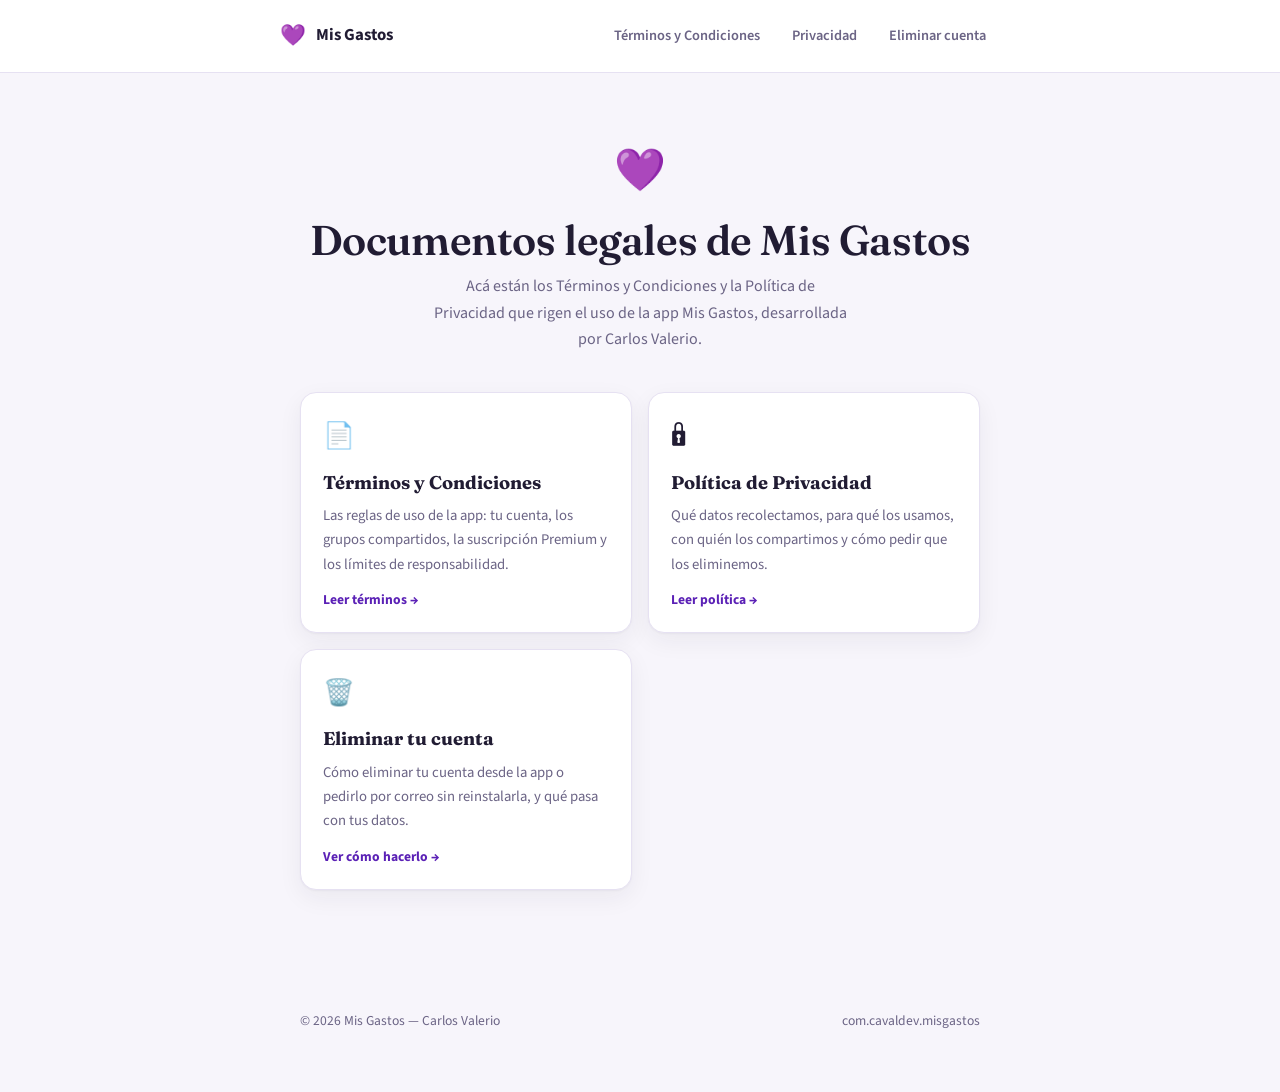
<file: index.html>
<!doctype html>
<html lang="es">
<head>
<meta charset="utf-8">
<meta name="viewport" content="width=device-width, initial-scale=1">
<title>Legales de Mis Gastos</title>
<meta name="description" content="Términos y Condiciones, Política de Privacidad y cómo eliminar tu cuenta de la app Mis Gastos.">
<link rel="icon" href="data:image/svg+xml,<svg xmlns=%22http://www.w3.org/2000/svg%22 viewBox=%220 0 100 100%22><text y=%22.9em%22 font-size=%2290%22>💜</text></svg>">
<link rel="preconnect" href="https://fonts.googleapis.com">
<link rel="preconnect" href="https://fonts.gstatic.com" crossorigin>
<link href="https://fonts.googleapis.com/css2?family=Fraunces:ital,wght@0,500;0,600;1,500&family=Source+Sans+3:wght@400;600;700&display=swap" rel="stylesheet">
<link rel="stylesheet" href="styles.css">
</head>
<body>

<div class="topbar">
  <a class="brand" href="index.html"><span class="brand-mark">💜</span> Mis Gastos</a>
  <nav class="topnav" aria-label="Documentos legales">
    <a href="terminos.html">Términos y Condiciones</a>
    <a href="privacidad.html">Privacidad</a>
    <a href="eliminar-cuenta.html">Eliminar cuenta</a>
  </nav>
</div>

<div class="hero">
  <span class="brand-mark">💜</span>
  <h1>Documentos legales de Mis Gastos</h1>
  <p style="max-width:52ch;margin:0 auto;color:var(--text-muted)">Acá están los Términos y Condiciones y la Política de Privacidad que rigen el uso de la app Mis Gastos, desarrollada por Carlos Valerio.</p>
</div>

<main style="padding-top:0">
  <div class="card-links">
    <a class="doc-card" href="terminos.html">
      <span class="doc-icon">📄</span>
      <h3>Términos y Condiciones</h3>
      <p>Las reglas de uso de la app: tu cuenta, los grupos compartidos, la suscripción Premium y los límites de responsabilidad.</p>
      <span class="go">Leer términos →</span>
    </a>
    <a class="doc-card" href="privacidad.html">
      <span class="doc-icon">🔒</span>
      <h3>Política de Privacidad</h3>
      <p>Qué datos recolectamos, para qué los usamos, con quién los compartimos y cómo pedir que los eliminemos.</p>
      <span class="go">Leer política →</span>
    </a>
    <a class="doc-card" href="eliminar-cuenta.html">
      <span class="doc-icon">🗑️</span>
      <h3>Eliminar tu cuenta</h3>
      <p>Cómo eliminar tu cuenta desde la app o pedirlo por correo sin reinstalarla, y qué pasa con tus datos.</p>
      <span class="go">Ver cómo hacerlo →</span>
    </a>
  </div>
</main>

<footer>
  <span>© 2026 Mis Gastos — Carlos Valerio</span>
  <span>com.cavaldev.misgastos</span>
</footer>

</body>
</html>
</file>
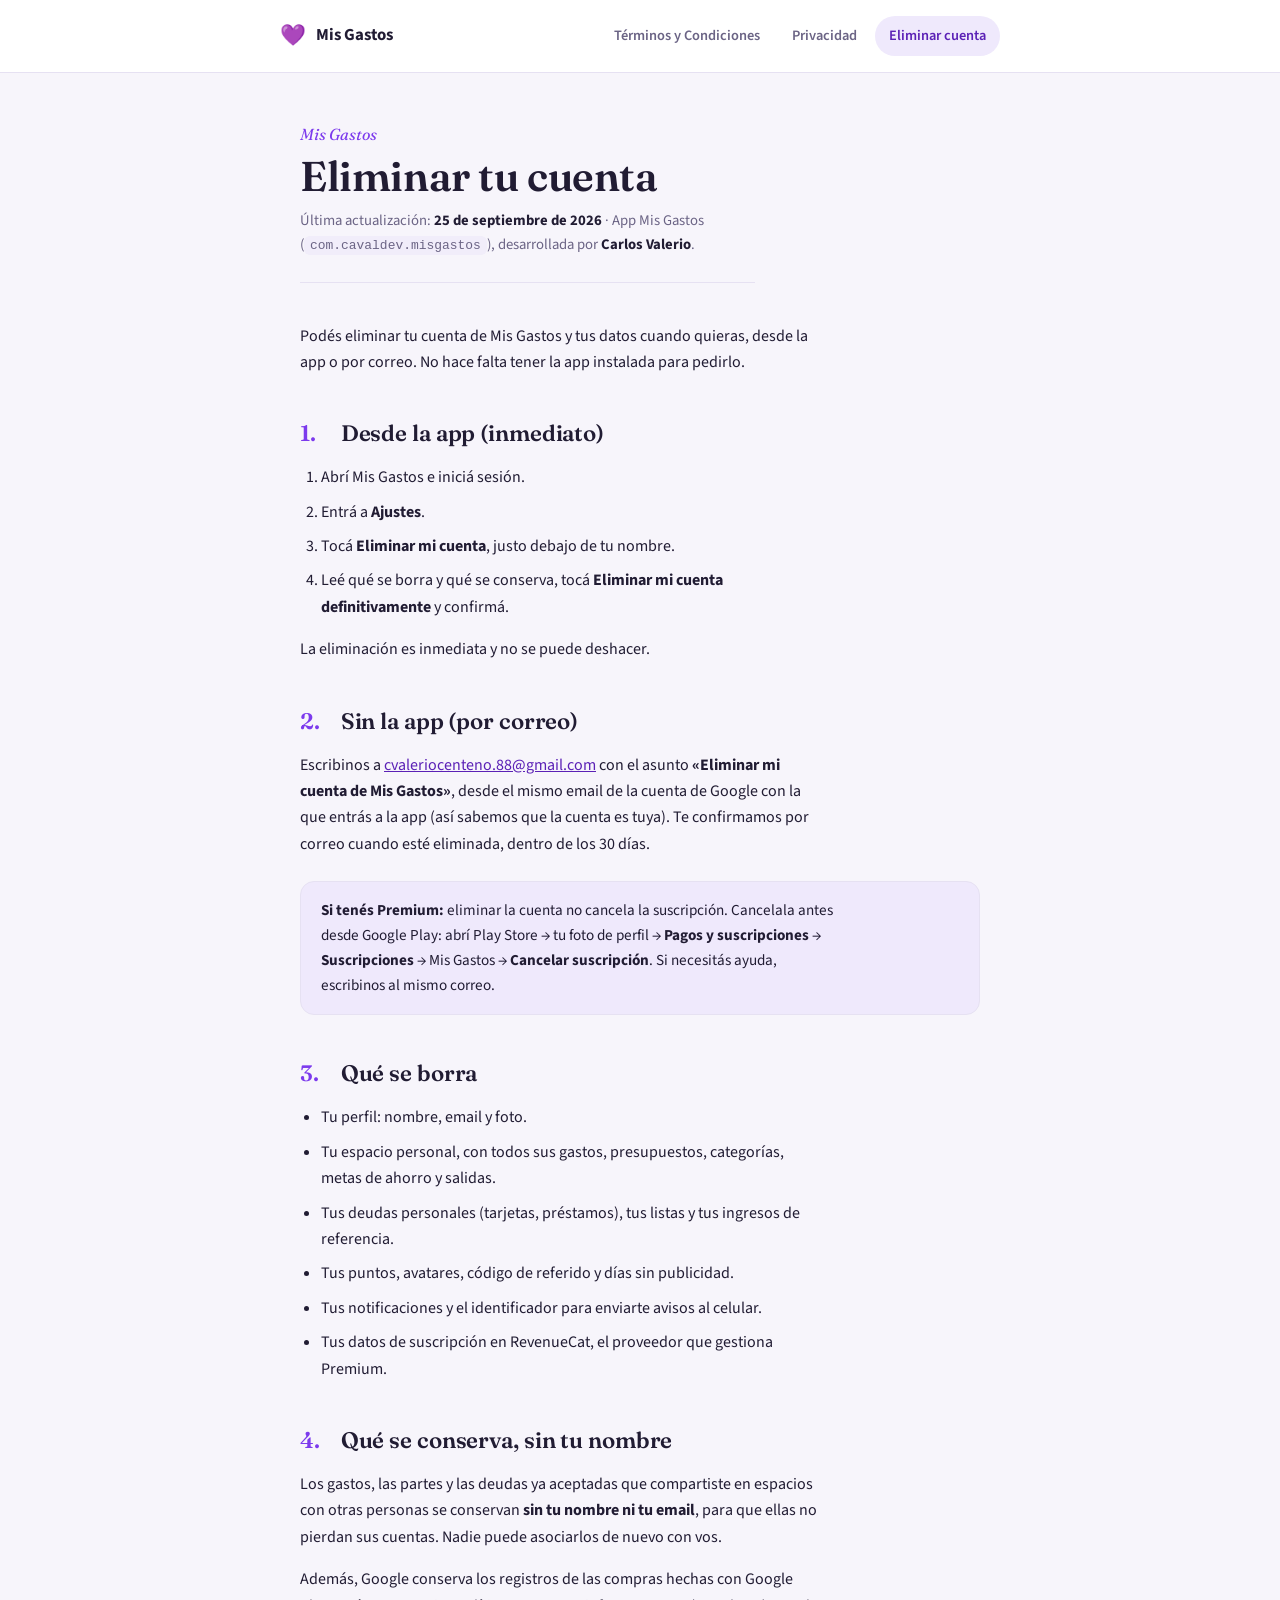
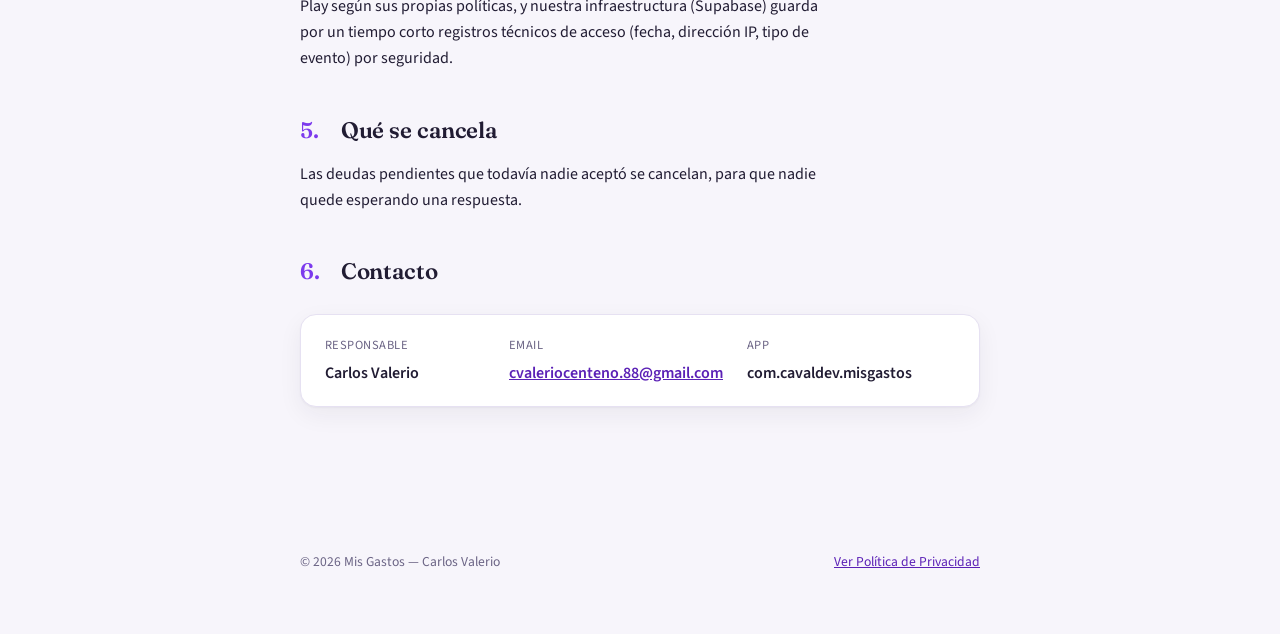
<file: eliminar-cuenta.html>
<!doctype html>
<html lang="es">
<head>
<meta charset="utf-8">
<meta name="viewport" content="width=device-width, initial-scale=1">
<title>Eliminar tu cuenta — Mis Gastos</title>
<meta name="description" content="Cómo eliminar tu cuenta de la app Mis Gastos (Carlos Valerio) y qué pasa con tus datos: desde la app o por correo, sin reinstalarla.">
<link rel="icon" href="data:image/svg+xml,<svg xmlns=%22http://www.w3.org/2000/svg%22 viewBox=%220 0 100 100%22><text y=%22.9em%22 font-size=%2290%22>💜</text></svg>">
<link rel="preconnect" href="https://fonts.googleapis.com">
<link rel="preconnect" href="https://fonts.gstatic.com" crossorigin>
<link href="https://fonts.googleapis.com/css2?family=Fraunces:ital,wght@0,500;0,600;1,500&family=Source+Sans+3:wght@400;600;700&display=swap" rel="stylesheet">
<link rel="stylesheet" href="styles.css">
</head>
<body>

<div class="topbar">
  <a class="brand" href="index.html"><span class="brand-mark">💜</span> Mis Gastos</a>
  <nav class="topnav" aria-label="Documentos legales">
    <a href="terminos.html">Términos y Condiciones</a>
    <a href="privacidad.html">Privacidad</a>
    <a href="eliminar-cuenta.html" aria-current="page">Eliminar cuenta</a>
  </nav>
</div>

<main>
  <p class="eyebrow">Mis Gastos</p>
  <h1>Eliminar tu cuenta</h1>
  <p class="meta">Última actualización: <strong>25 de septiembre de 2026</strong> · App Mis Gastos (<code>com.cavaldev.misgastos</code>), desarrollada por <strong>Carlos Valerio</strong>.</p>

  <p>Podés eliminar tu cuenta de Mis Gastos y tus datos cuando quieras, desde la app o por correo. No hace falta tener la app instalada para pedirlo.</p>

  <h2><span class="num">1.</span> Desde la app (inmediato)</h2>
  <ol>
    <li>Abrí Mis Gastos e iniciá sesión.</li>
    <li>Entrá a <strong>Ajustes</strong>.</li>
    <li>Tocá <strong>Eliminar mi cuenta</strong>, justo debajo de tu nombre.</li>
    <li>Leé qué se borra y qué se conserva, tocá <strong>Eliminar mi cuenta definitivamente</strong> y confirmá.</li>
  </ol>
  <p>La eliminación es inmediata y no se puede deshacer.</p>

  <h2><span class="num">2.</span> Sin la app (por correo)</h2>
  <p>Escribinos a <a href="mailto:cvaleriocenteno.88@gmail.com?subject=Eliminar%20mi%20cuenta%20de%20Mis%20Gastos">cvaleriocenteno.88@gmail.com</a> con el asunto <strong>«Eliminar mi cuenta de Mis Gastos»</strong>, desde el mismo email de la cuenta de Google con la que entrás a la app (así sabemos que la cuenta es tuya). Te confirmamos por correo cuando esté eliminada, dentro de los 30 días.</p>

  <div class="callout">
    <p><strong>Si tenés Premium:</strong> eliminar la cuenta no cancela la suscripción. Cancelala antes desde Google Play: abrí Play Store → tu foto de perfil → <strong>Pagos y suscripciones</strong> → <strong>Suscripciones</strong> → Mis Gastos → <strong>Cancelar suscripción</strong>. Si necesitás ayuda, escribinos al mismo correo.</p>
  </div>

  <h2><span class="num">3.</span> Qué se borra</h2>
  <ul>
    <li>Tu perfil: nombre, email y foto.</li>
    <li>Tu espacio personal, con todos sus gastos, presupuestos, categorías, metas de ahorro y salidas.</li>
    <li>Tus deudas personales (tarjetas, préstamos), tus listas y tus ingresos de referencia.</li>
    <li>Tus puntos, avatares, código de referido y días sin publicidad.</li>
    <li>Tus notificaciones y el identificador para enviarte avisos al celular.</li>
    <li>Tus datos de suscripción en RevenueCat, el proveedor que gestiona Premium.</li>
  </ul>

  <h2><span class="num">4.</span> Qué se conserva, sin tu nombre</h2>
  <p>Los gastos, las partes y las deudas ya aceptadas que compartiste en espacios con otras personas se conservan <strong>sin tu nombre ni tu email</strong>, para que ellas no pierdan sus cuentas. Nadie puede asociarlos de nuevo con vos.</p>
  <p>Además, Google conserva los registros de las compras hechas con Google Play según sus propias políticas, y nuestra infraestructura (Supabase) guarda por un tiempo corto registros técnicos de acceso (fecha, dirección IP, tipo de evento) por seguridad.</p>

  <h2><span class="num">5.</span> Qué se cancela</h2>
  <p>Las deudas pendientes que todavía nadie aceptó se cancelan, para que nadie quede esperando una respuesta.</p>

  <h2><span class="num">6.</span> Contacto</h2>
  <div class="contact-card">
    <div>
      <div class="label">Responsable</div>
      <div class="value">Carlos Valerio</div>
    </div>
    <div>
      <div class="label">Email</div>
      <div class="value"><a href="mailto:cvaleriocenteno.88@gmail.com">cvaleriocenteno.88@gmail.com</a></div>
    </div>
    <div>
      <div class="label">App</div>
      <div class="value">com.cavaldev.misgastos</div>
    </div>
  </div>
</main>

<footer>
  <span>© 2026 Mis Gastos — Carlos Valerio</span>
  <span><a href="privacidad.html">Ver Política de Privacidad</a></span>
</footer>

</body>
</html>
</file>
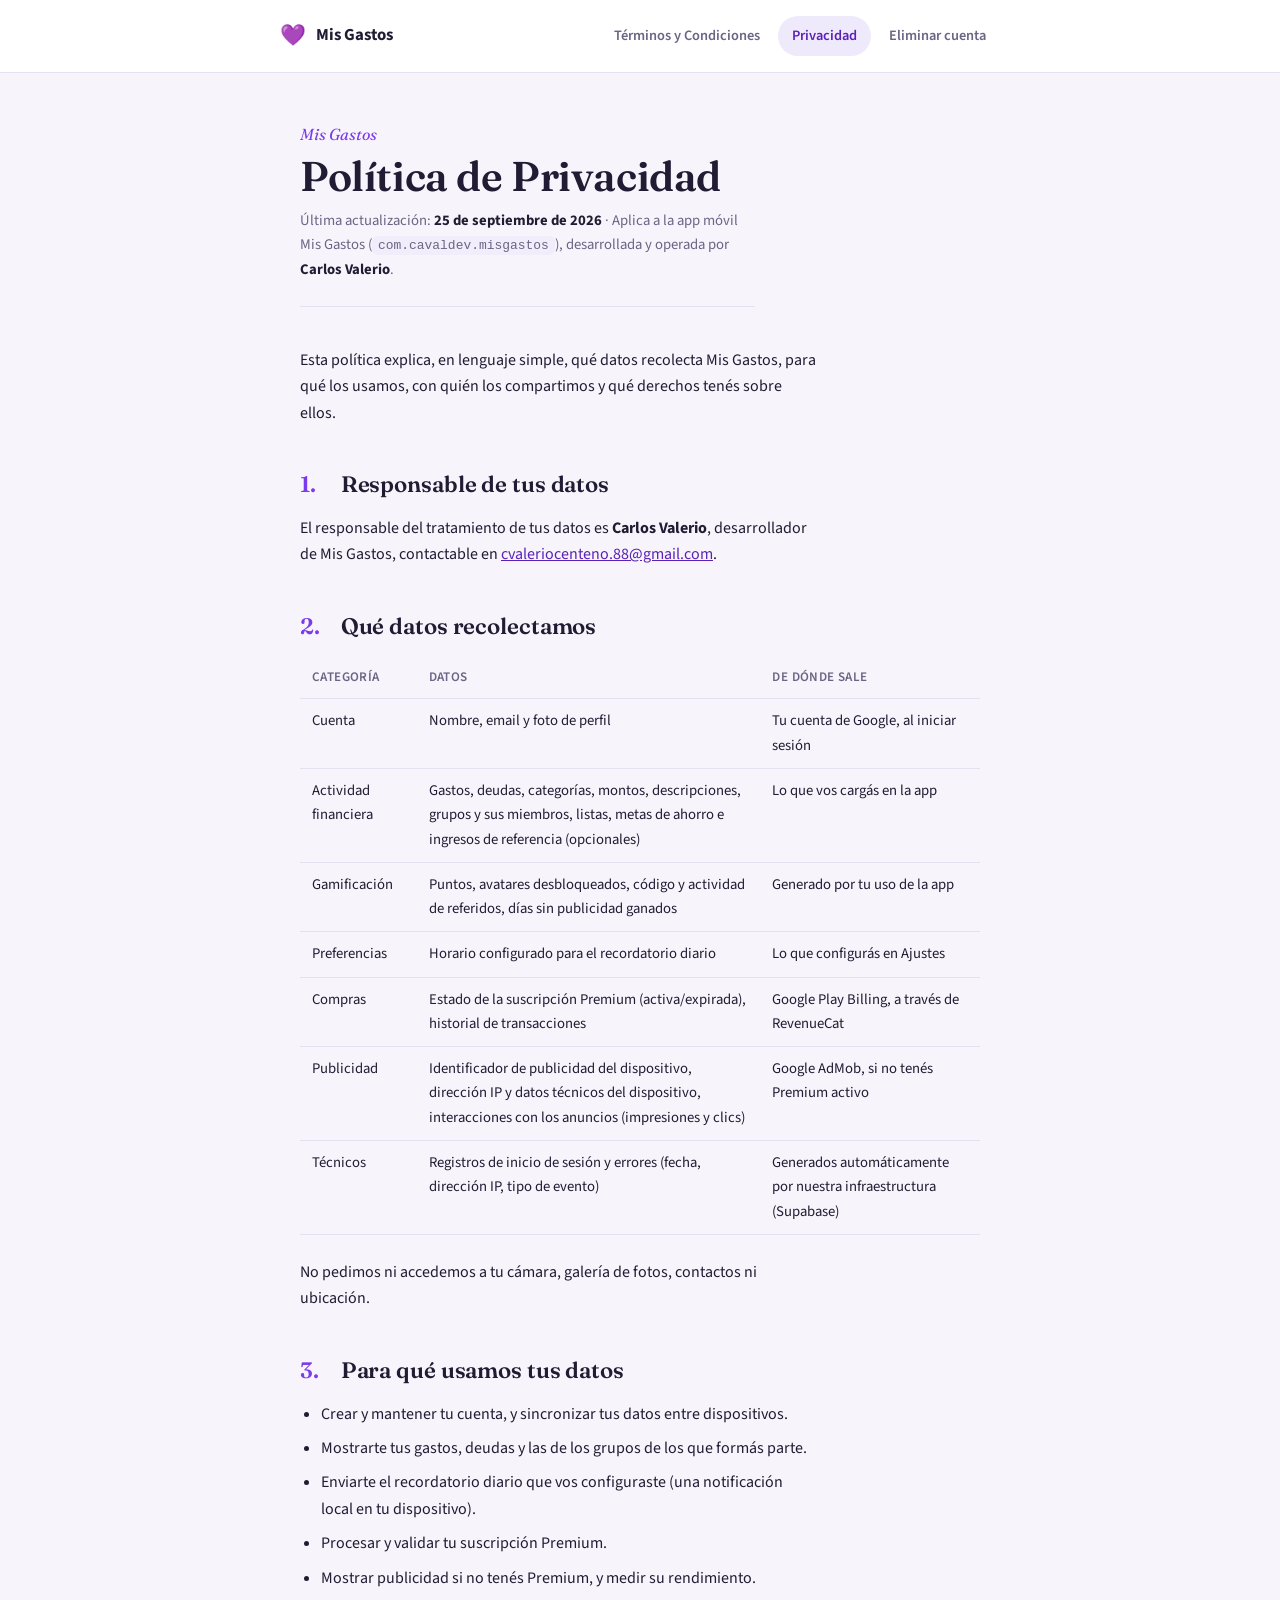
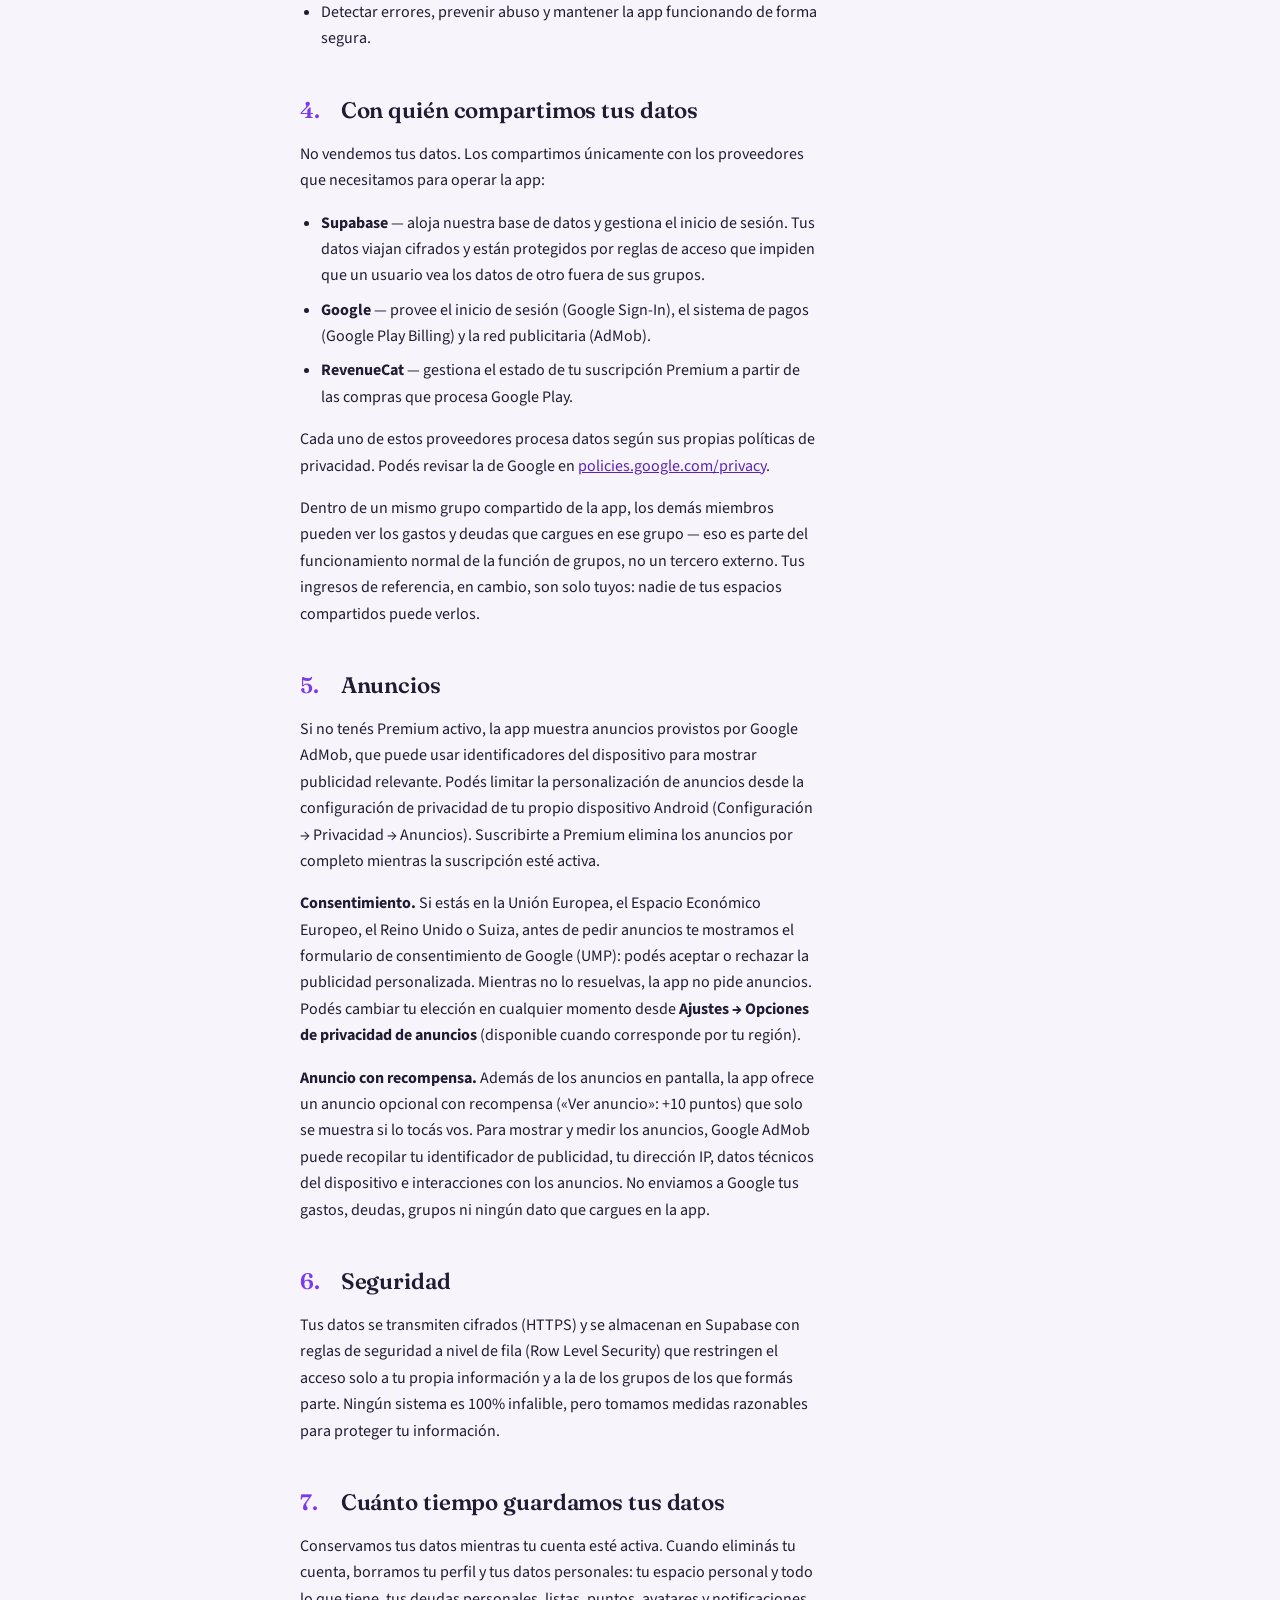
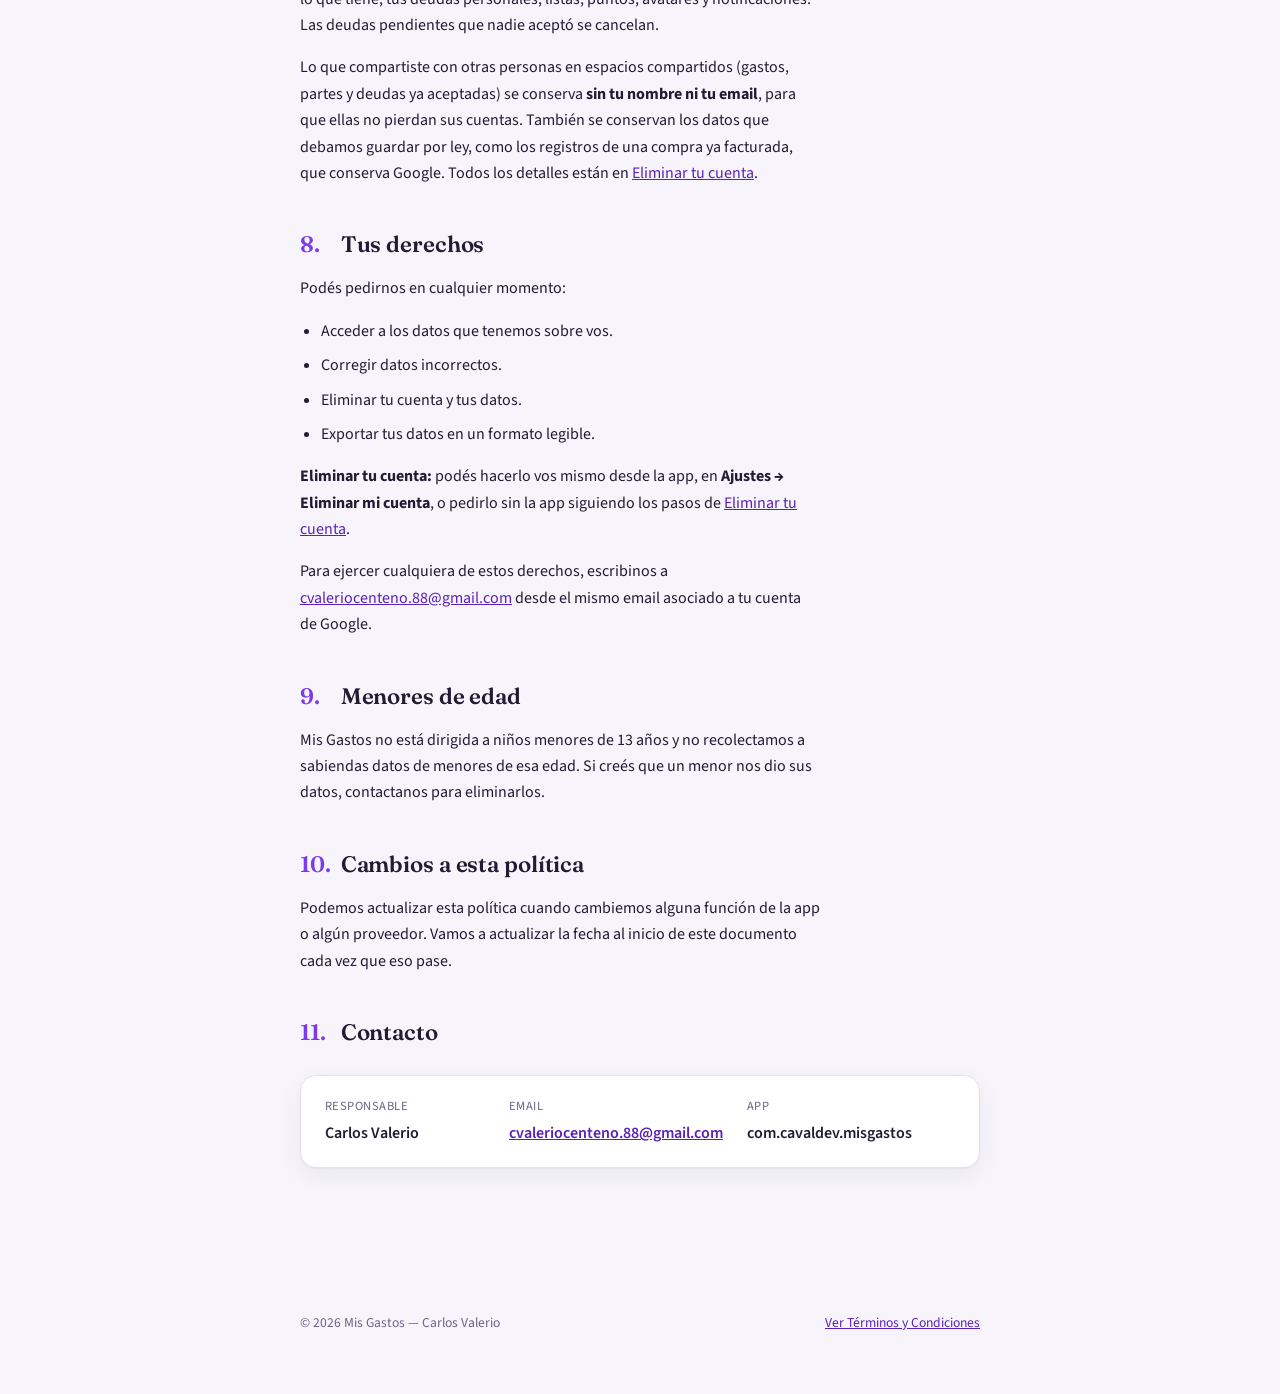
<file: privacidad.html>
<!doctype html>
<html lang="es">
<head>
<meta charset="utf-8">
<meta name="viewport" content="width=device-width, initial-scale=1">
<title>Política de Privacidad — Mis Gastos</title>
<meta name="description" content="Política de Privacidad de la app Mis Gastos: qué datos recolectamos, para qué los usamos y con quién los compartimos.">
<link rel="icon" href="data:image/svg+xml,<svg xmlns=%22http://www.w3.org/2000/svg%22 viewBox=%220 0 100 100%22><text y=%22.9em%22 font-size=%2290%22>💜</text></svg>">
<link rel="preconnect" href="https://fonts.googleapis.com">
<link rel="preconnect" href="https://fonts.gstatic.com" crossorigin>
<link href="https://fonts.googleapis.com/css2?family=Fraunces:ital,wght@0,500;0,600;1,500&family=Source+Sans+3:wght@400;600;700&display=swap" rel="stylesheet">
<link rel="stylesheet" href="styles.css">
</head>
<body>

<div class="topbar">
  <a class="brand" href="index.html"><span class="brand-mark">💜</span> Mis Gastos</a>
  <nav class="topnav" aria-label="Documentos legales">
    <a href="terminos.html">Términos y Condiciones</a>
    <a href="privacidad.html" aria-current="page">Privacidad</a>
    <a href="eliminar-cuenta.html">Eliminar cuenta</a>
  </nav>
</div>

<main>
  <p class="eyebrow">Mis Gastos</p>
  <h1>Política de Privacidad</h1>
  <p class="meta">Última actualización: <strong>25 de septiembre de 2026</strong> · Aplica a la app móvil Mis Gastos (<code>com.cavaldev.misgastos</code>), desarrollada y operada por <strong>Carlos Valerio</strong>.</p>

  <p>Esta política explica, en lenguaje simple, qué datos recolecta Mis Gastos, para qué los usamos, con quién los compartimos y qué derechos tenés sobre ellos.</p>

  <h2><span class="num">1.</span> Responsable de tus datos</h2>
  <p>El responsable del tratamiento de tus datos es <strong>Carlos Valerio</strong>, desarrollador de Mis Gastos, contactable en <a href="mailto:cvaleriocenteno.88@gmail.com">cvaleriocenteno.88@gmail.com</a>.</p>

  <h2><span class="num">2.</span> Qué datos recolectamos</h2>
  <table>
    <thead><tr><th>Categoría</th><th>Datos</th><th>De dónde sale</th></tr></thead>
    <tbody>
      <tr><td>Cuenta</td><td>Nombre, email y foto de perfil</td><td>Tu cuenta de Google, al iniciar sesión</td></tr>
      <tr><td>Actividad financiera</td><td>Gastos, deudas, categorías, montos, descripciones, grupos y sus miembros, listas, metas de ahorro e ingresos de referencia (opcionales)</td><td>Lo que vos cargás en la app</td></tr>
      <tr><td>Gamificación</td><td>Puntos, avatares desbloqueados, código y actividad de referidos, días sin publicidad ganados</td><td>Generado por tu uso de la app</td></tr>
      <tr><td>Preferencias</td><td>Horario configurado para el recordatorio diario</td><td>Lo que configurás en Ajustes</td></tr>
      <tr><td>Compras</td><td>Estado de la suscripción Premium (activa/expirada), historial de transacciones</td><td>Google Play Billing, a través de RevenueCat</td></tr>
      <tr><td>Publicidad</td><td>Identificador de publicidad del dispositivo, dirección IP y datos técnicos del dispositivo, interacciones con los anuncios (impresiones y clics)</td><td>Google AdMob, si no tenés Premium activo</td></tr>
      <tr><td>Técnicos</td><td>Registros de inicio de sesión y errores (fecha, dirección IP, tipo de evento)</td><td>Generados automáticamente por nuestra infraestructura (Supabase)</td></tr>
    </tbody>
  </table>
  <p>No pedimos ni accedemos a tu cámara, galería de fotos, contactos ni ubicación.</p>

  <h2><span class="num">3.</span> Para qué usamos tus datos</h2>
  <ul>
    <li>Crear y mantener tu cuenta, y sincronizar tus datos entre dispositivos.</li>
    <li>Mostrarte tus gastos, deudas y las de los grupos de los que formás parte.</li>
    <li>Enviarte el recordatorio diario que vos configuraste (una notificación local en tu dispositivo).</li>
    <li>Procesar y validar tu suscripción Premium.</li>
    <li>Mostrar publicidad si no tenés Premium, y medir su rendimiento.</li>
    <li>Detectar errores, prevenir abuso y mantener la app funcionando de forma segura.</li>
  </ul>

  <h2><span class="num">4.</span> Con quién compartimos tus datos</h2>
  <p>No vendemos tus datos. Los compartimos únicamente con los proveedores que necesitamos para operar la app:</p>
  <ul>
    <li><strong>Supabase</strong> — aloja nuestra base de datos y gestiona el inicio de sesión. Tus datos viajan cifrados y están protegidos por reglas de acceso que impiden que un usuario vea los datos de otro fuera de sus grupos.</li>
    <li><strong>Google</strong> — provee el inicio de sesión (Google Sign-In), el sistema de pagos (Google Play Billing) y la red publicitaria (AdMob).</li>
    <li><strong>RevenueCat</strong> — gestiona el estado de tu suscripción Premium a partir de las compras que procesa Google Play.</li>
  </ul>
  <p>Cada uno de estos proveedores procesa datos según sus propias políticas de privacidad. Podés revisar la de Google en <a href="https://policies.google.com/privacy" target="_blank" rel="noopener">policies.google.com/privacy</a>.</p>
  <p>Dentro de un mismo grupo compartido de la app, los demás miembros pueden ver los gastos y deudas que cargues en ese grupo — eso es parte del funcionamiento normal de la función de grupos, no un tercero externo. Tus ingresos de referencia, en cambio, son solo tuyos: nadie de tus espacios compartidos puede verlos.</p>

  <h2><span class="num">5.</span> Anuncios</h2>
  <p>Si no tenés Premium activo, la app muestra anuncios provistos por Google AdMob, que puede usar identificadores del dispositivo para mostrar publicidad relevante. Podés limitar la personalización de anuncios desde la configuración de privacidad de tu propio dispositivo Android (Configuración → Privacidad → Anuncios). Suscribirte a Premium elimina los anuncios por completo mientras la suscripción esté activa.</p>
  <p><strong>Consentimiento.</strong> Si estás en la Unión Europea, el Espacio Económico Europeo, el Reino Unido o Suiza, antes de pedir anuncios te mostramos el formulario de consentimiento de Google (UMP): podés aceptar o rechazar la publicidad personalizada. Mientras no lo resuelvas, la app no pide anuncios. Podés cambiar tu elección en cualquier momento desde <strong>Ajustes → Opciones de privacidad de anuncios</strong> (disponible cuando corresponde por tu región).</p>
  <p><strong>Anuncio con recompensa.</strong> Además de los anuncios en pantalla, la app ofrece un anuncio opcional con recompensa («Ver anuncio»: +10 puntos) que solo se muestra si lo tocás vos. Para mostrar y medir los anuncios, Google AdMob puede recopilar tu identificador de publicidad, tu dirección IP, datos técnicos del dispositivo e interacciones con los anuncios. No enviamos a Google tus gastos, deudas, grupos ni ningún dato que cargues en la app.</p>

  <h2><span class="num">6.</span> Seguridad</h2>
  <p>Tus datos se transmiten cifrados (HTTPS) y se almacenan en Supabase con reglas de seguridad a nivel de fila (Row Level Security) que restringen el acceso solo a tu propia información y a la de los grupos de los que formás parte. Ningún sistema es 100% infalible, pero tomamos medidas razonables para proteger tu información.</p>

  <h2><span class="num">7.</span> Cuánto tiempo guardamos tus datos</h2>
  <p>Conservamos tus datos mientras tu cuenta esté activa. Cuando eliminás tu cuenta, borramos tu perfil y tus datos personales: tu espacio personal y todo lo que tiene, tus deudas personales, listas, puntos, avatares y notificaciones. Las deudas pendientes que nadie aceptó se cancelan.</p>
  <p>Lo que compartiste con otras personas en espacios compartidos (gastos, partes y deudas ya aceptadas) se conserva <strong>sin tu nombre ni tu email</strong>, para que ellas no pierdan sus cuentas. También se conservan los datos que debamos guardar por ley, como los registros de una compra ya facturada, que conserva Google. Todos los detalles están en <a href="eliminar-cuenta.html">Eliminar tu cuenta</a>.</p>

  <h2><span class="num">8.</span> Tus derechos</h2>
  <p>Podés pedirnos en cualquier momento:</p>
  <ul>
    <li>Acceder a los datos que tenemos sobre vos.</li>
    <li>Corregir datos incorrectos.</li>
    <li>Eliminar tu cuenta y tus datos.</li>
    <li>Exportar tus datos en un formato legible.</li>
  </ul>
  <p><strong>Eliminar tu cuenta:</strong> podés hacerlo vos mismo desde la app, en <strong>Ajustes → Eliminar mi cuenta</strong>, o pedirlo sin la app siguiendo los pasos de <a href="eliminar-cuenta.html">Eliminar tu cuenta</a>.</p>
  <p>Para ejercer cualquiera de estos derechos, escribinos a <a href="mailto:cvaleriocenteno.88@gmail.com">cvaleriocenteno.88@gmail.com</a> desde el mismo email asociado a tu cuenta de Google.</p>

  <h2><span class="num">9.</span> Menores de edad</h2>
  <p>Mis Gastos no está dirigida a niños menores de 13 años y no recolectamos a sabiendas datos de menores de esa edad. Si creés que un menor nos dio sus datos, contactanos para eliminarlos.</p>

  <h2><span class="num">10.</span> Cambios a esta política</h2>
  <p>Podemos actualizar esta política cuando cambiemos alguna función de la app o algún proveedor. Vamos a actualizar la fecha al inicio de este documento cada vez que eso pase.</p>

  <h2><span class="num">11.</span> Contacto</h2>
  <div class="contact-card">
    <div>
      <div class="label">Responsable</div>
      <div class="value">Carlos Valerio</div>
    </div>
    <div>
      <div class="label">Email</div>
      <div class="value"><a href="mailto:cvaleriocenteno.88@gmail.com">cvaleriocenteno.88@gmail.com</a></div>
    </div>
    <div>
      <div class="label">App</div>
      <div class="value">com.cavaldev.misgastos</div>
    </div>
  </div>
</main>

<footer>
  <span>© 2026 Mis Gastos — Carlos Valerio</span>
  <span><a href="terminos.html">Ver Términos y Condiciones</a></span>
</footer>

</body>
</html>
</file>
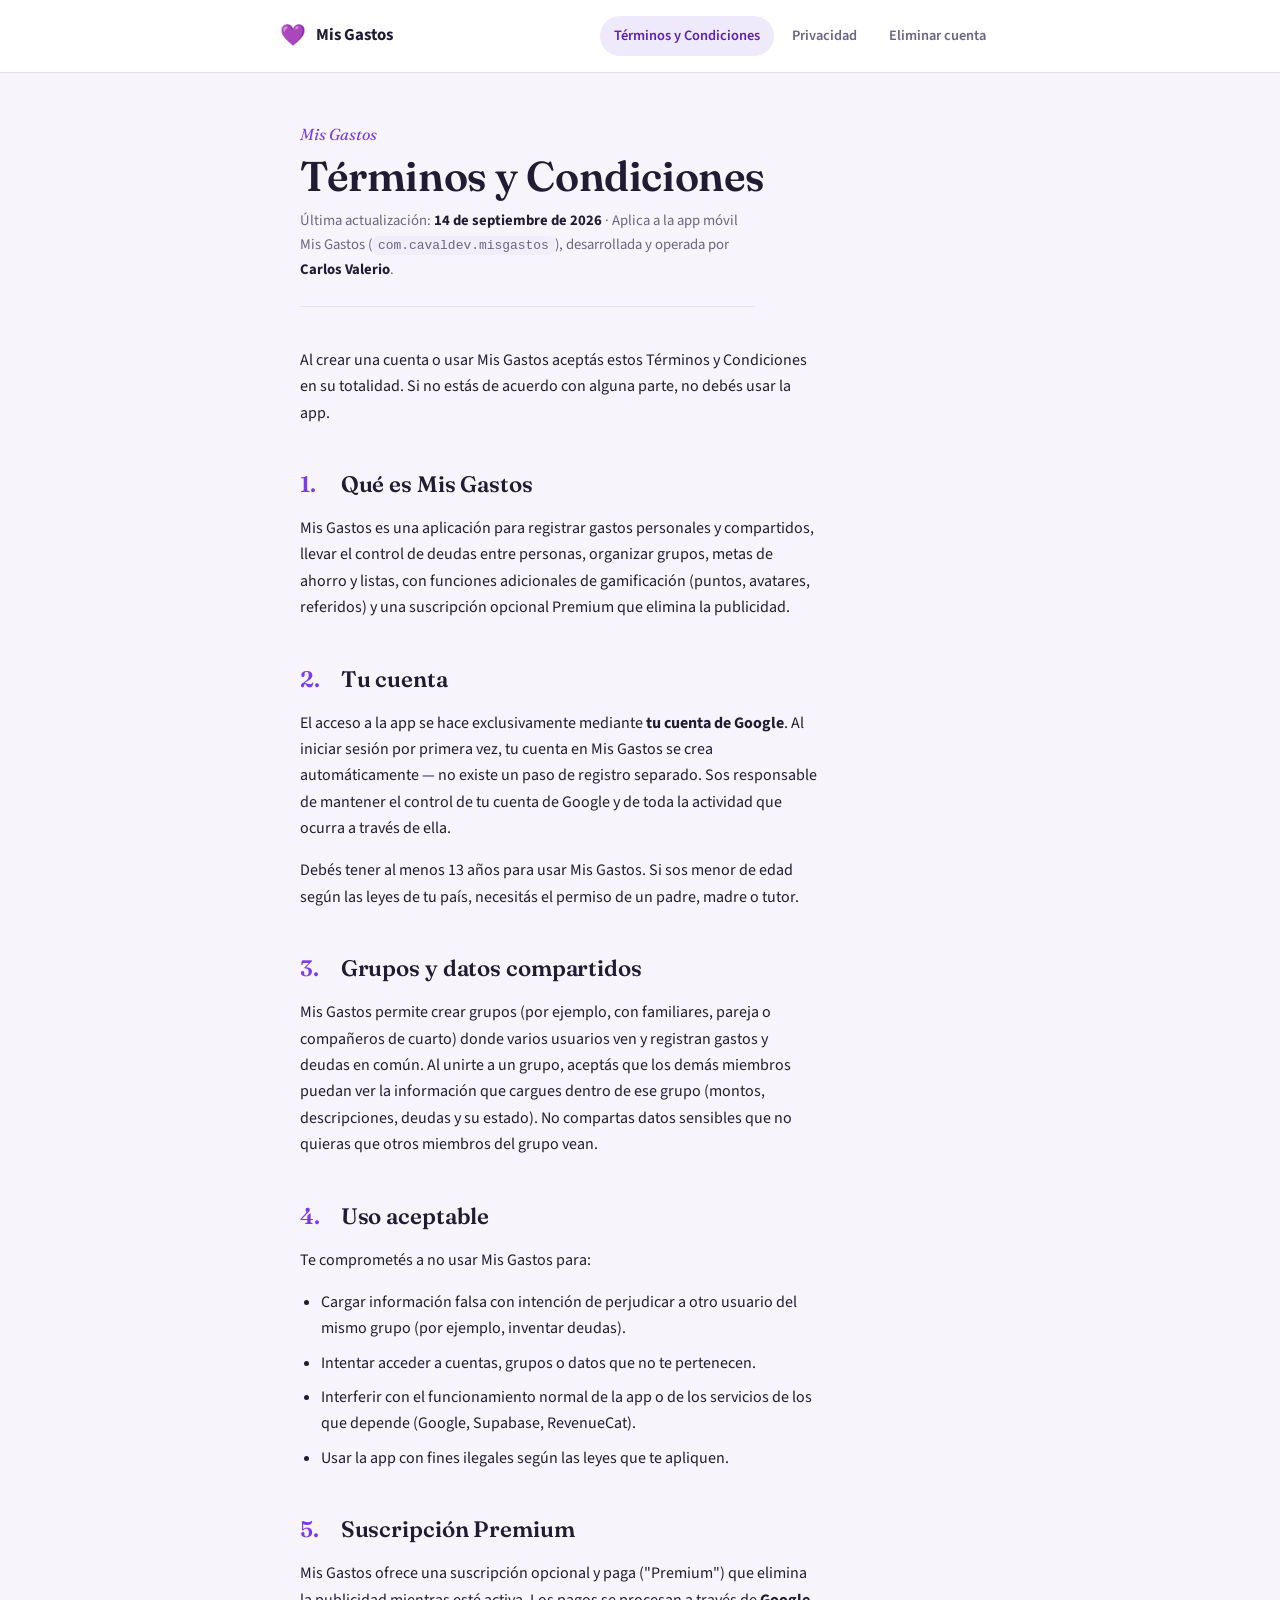
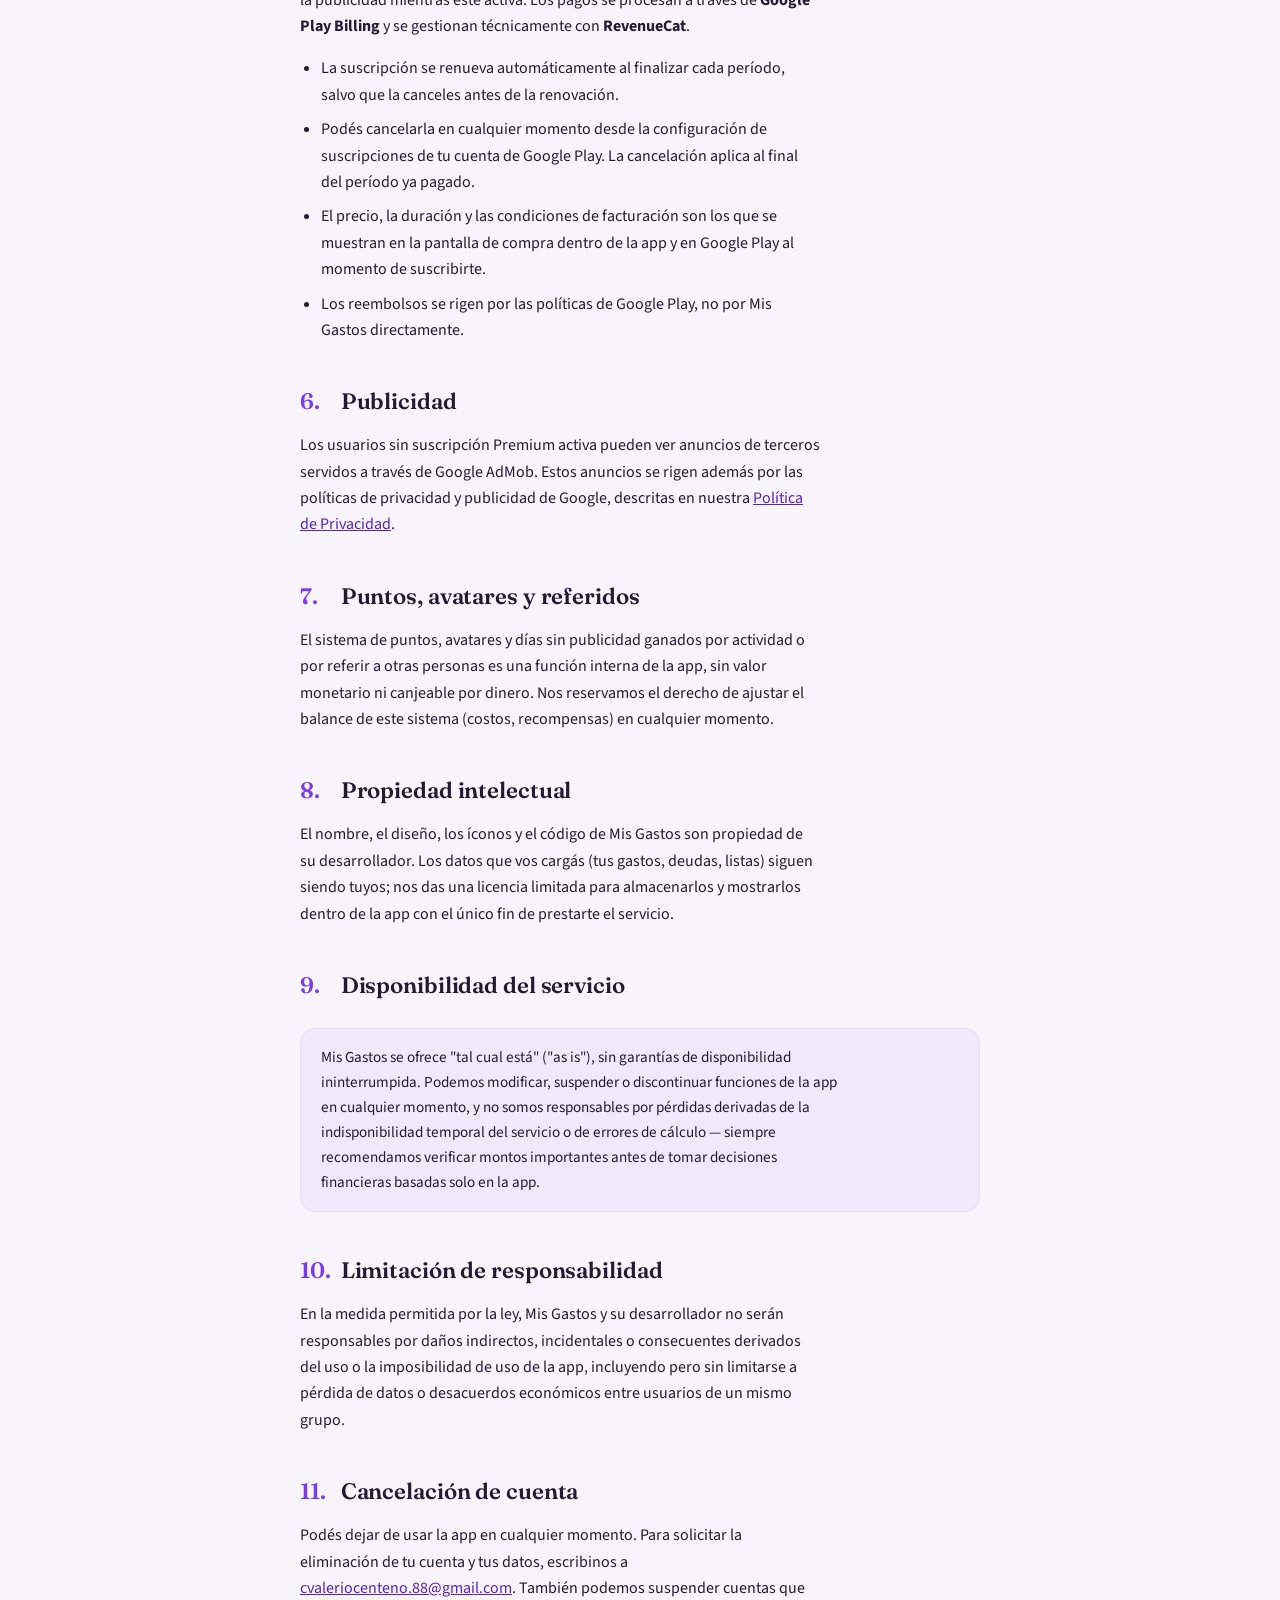
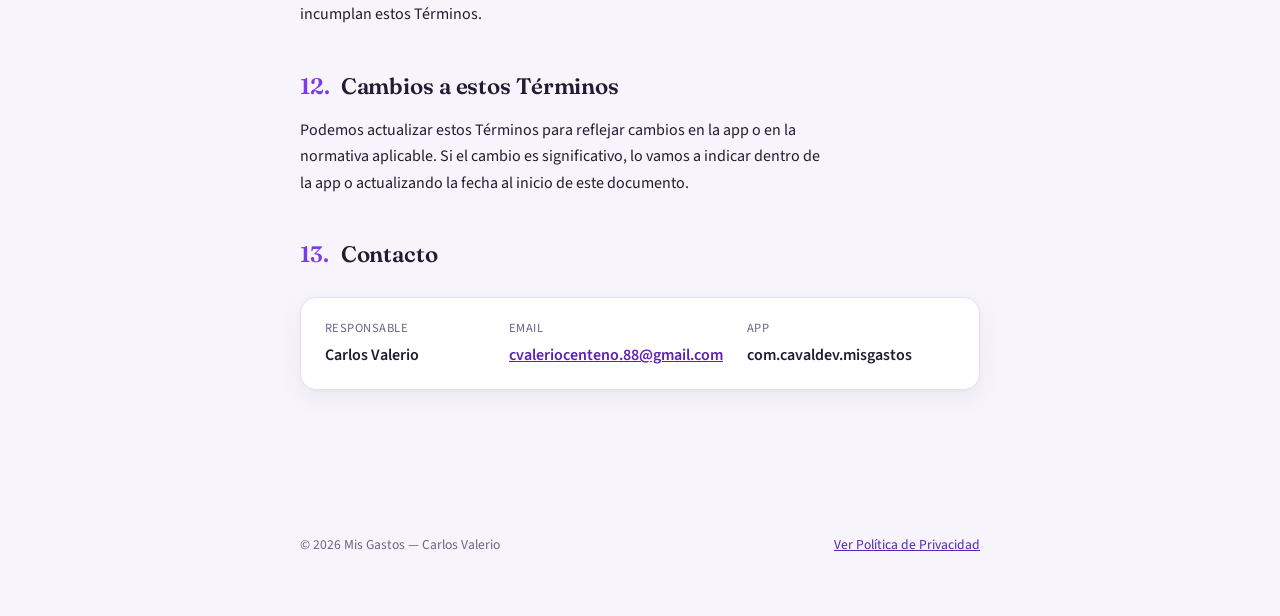
<file: terminos.html>
<!doctype html>
<html lang="es">
<head>
<meta charset="utf-8">
<meta name="viewport" content="width=device-width, initial-scale=1">
<title>Términos y Condiciones — Mis Gastos</title>
<meta name="description" content="Términos y Condiciones de uso de la app Mis Gastos.">
<link rel="icon" href="data:image/svg+xml,<svg xmlns=%22http://www.w3.org/2000/svg%22 viewBox=%220 0 100 100%22><text y=%22.9em%22 font-size=%2290%22>💜</text></svg>">
<link rel="preconnect" href="https://fonts.googleapis.com">
<link rel="preconnect" href="https://fonts.gstatic.com" crossorigin>
<link href="https://fonts.googleapis.com/css2?family=Fraunces:ital,wght@0,500;0,600;1,500&family=Source+Sans+3:wght@400;600;700&display=swap" rel="stylesheet">
<link rel="stylesheet" href="styles.css">
</head>
<body>

<div class="topbar">
  <a class="brand" href="index.html"><span class="brand-mark">💜</span> Mis Gastos</a>
  <nav class="topnav" aria-label="Documentos legales">
    <a href="terminos.html" aria-current="page">Términos y Condiciones</a>
    <a href="privacidad.html">Privacidad</a>
    <a href="eliminar-cuenta.html">Eliminar cuenta</a>
  </nav>
</div>

<main>
  <p class="eyebrow">Mis Gastos</p>
  <h1>Términos y Condiciones</h1>
  <p class="meta">Última actualización: <strong>14 de septiembre de 2026</strong> · Aplica a la app móvil Mis Gastos (<code>com.cavaldev.misgastos</code>), desarrollada y operada por <strong>Carlos Valerio</strong>.</p>

  <p>Al crear una cuenta o usar Mis Gastos aceptás estos Términos y Condiciones en su totalidad. Si no estás de acuerdo con alguna parte, no debés usar la app.</p>

  <h2><span class="num">1.</span> Qué es Mis Gastos</h2>
  <p>Mis Gastos es una aplicación para registrar gastos personales y compartidos, llevar el control de deudas entre personas, organizar grupos, metas de ahorro y listas, con funciones adicionales de gamificación (puntos, avatares, referidos) y una suscripción opcional Premium que elimina la publicidad.</p>

  <h2><span class="num">2.</span> Tu cuenta</h2>
  <p>El acceso a la app se hace exclusivamente mediante <strong>tu cuenta de Google</strong>. Al iniciar sesión por primera vez, tu cuenta en Mis Gastos se crea automáticamente — no existe un paso de registro separado. Sos responsable de mantener el control de tu cuenta de Google y de toda la actividad que ocurra a través de ella.</p>
  <p>Debés tener al menos 13 años para usar Mis Gastos. Si sos menor de edad según las leyes de tu país, necesitás el permiso de un padre, madre o tutor.</p>

  <h2><span class="num">3.</span> Grupos y datos compartidos</h2>
  <p>Mis Gastos permite crear grupos (por ejemplo, con familiares, pareja o compañeros de cuarto) donde varios usuarios ven y registran gastos y deudas en común. Al unirte a un grupo, aceptás que los demás miembros puedan ver la información que cargues dentro de ese grupo (montos, descripciones, deudas y su estado). No compartas datos sensibles que no quieras que otros miembros del grupo vean.</p>

  <h2><span class="num">4.</span> Uso aceptable</h2>
  <p>Te comprometés a no usar Mis Gastos para:</p>
  <ul>
    <li>Cargar información falsa con intención de perjudicar a otro usuario del mismo grupo (por ejemplo, inventar deudas).</li>
    <li>Intentar acceder a cuentas, grupos o datos que no te pertenecen.</li>
    <li>Interferir con el funcionamiento normal de la app o de los servicios de los que depende (Google, Supabase, RevenueCat).</li>
    <li>Usar la app con fines ilegales según las leyes que te apliquen.</li>
  </ul>

  <h2><span class="num">5.</span> Suscripción Premium</h2>
  <p>Mis Gastos ofrece una suscripción opcional y paga ("Premium") que elimina la publicidad mientras esté activa. Los pagos se procesan a través de <strong>Google Play Billing</strong> y se gestionan técnicamente con <strong>RevenueCat</strong>.</p>
  <ul>
    <li>La suscripción se renueva automáticamente al finalizar cada período, salvo que la canceles antes de la renovación.</li>
    <li>Podés cancelarla en cualquier momento desde la configuración de suscripciones de tu cuenta de Google Play. La cancelación aplica al final del período ya pagado.</li>
    <li>El precio, la duración y las condiciones de facturación son los que se muestran en la pantalla de compra dentro de la app y en Google Play al momento de suscribirte.</li>
    <li>Los reembolsos se rigen por las políticas de Google Play, no por Mis Gastos directamente.</li>
  </ul>

  <h2><span class="num">6.</span> Publicidad</h2>
  <p>Los usuarios sin suscripción Premium activa pueden ver anuncios de terceros servidos a través de Google AdMob. Estos anuncios se rigen además por las políticas de privacidad y publicidad de Google, descritas en nuestra <a href="privacidad.html">Política de Privacidad</a>.</p>

  <h2><span class="num">7.</span> Puntos, avatares y referidos</h2>
  <p>El sistema de puntos, avatares y días sin publicidad ganados por actividad o por referir a otras personas es una función interna de la app, sin valor monetario ni canjeable por dinero. Nos reservamos el derecho de ajustar el balance de este sistema (costos, recompensas) en cualquier momento.</p>

  <h2><span class="num">8.</span> Propiedad intelectual</h2>
  <p>El nombre, el diseño, los íconos y el código de Mis Gastos son propiedad de su desarrollador. Los datos que vos cargás (tus gastos, deudas, listas) siguen siendo tuyos; nos das una licencia limitada para almacenarlos y mostrarlos dentro de la app con el único fin de prestarte el servicio.</p>

  <h2><span class="num">9.</span> Disponibilidad del servicio</h2>
  <div class="callout">
    <p>Mis Gastos se ofrece "tal cual está" ("as is"), sin garantías de disponibilidad ininterrumpida. Podemos modificar, suspender o discontinuar funciones de la app en cualquier momento, y no somos responsables por pérdidas derivadas de la indisponibilidad temporal del servicio o de errores de cálculo — siempre recomendamos verificar montos importantes antes de tomar decisiones financieras basadas solo en la app.</p>
  </div>

  <h2><span class="num">10.</span> Limitación de responsabilidad</h2>
  <p>En la medida permitida por la ley, Mis Gastos y su desarrollador no serán responsables por daños indirectos, incidentales o consecuentes derivados del uso o la imposibilidad de uso de la app, incluyendo pero sin limitarse a pérdida de datos o desacuerdos económicos entre usuarios de un mismo grupo.</p>

  <h2><span class="num">11.</span> Cancelación de cuenta</h2>
  <p>Podés dejar de usar la app en cualquier momento. Para solicitar la eliminación de tu cuenta y tus datos, escribinos a <a href="mailto:cvaleriocenteno.88@gmail.com">cvaleriocenteno.88@gmail.com</a>. También podemos suspender cuentas que incumplan estos Términos.</p>

  <h2><span class="num">12.</span> Cambios a estos Términos</h2>
  <p>Podemos actualizar estos Términos para reflejar cambios en la app o en la normativa aplicable. Si el cambio es significativo, lo vamos a indicar dentro de la app o actualizando la fecha al inicio de este documento.</p>

  <h2><span class="num">13.</span> Contacto</h2>
  <div class="contact-card">
    <div>
      <div class="label">Responsable</div>
      <div class="value">Carlos Valerio</div>
    </div>
    <div>
      <div class="label">Email</div>
      <div class="value"><a href="mailto:cvaleriocenteno.88@gmail.com">cvaleriocenteno.88@gmail.com</a></div>
    </div>
    <div>
      <div class="label">App</div>
      <div class="value">com.cavaldev.misgastos</div>
    </div>
  </div>
</main>

<footer>
  <span>© 2026 Mis Gastos — Carlos Valerio</span>
  <span><a href="privacidad.html">Ver Política de Privacidad</a></span>
</footer>

</body>
</html>
</file>
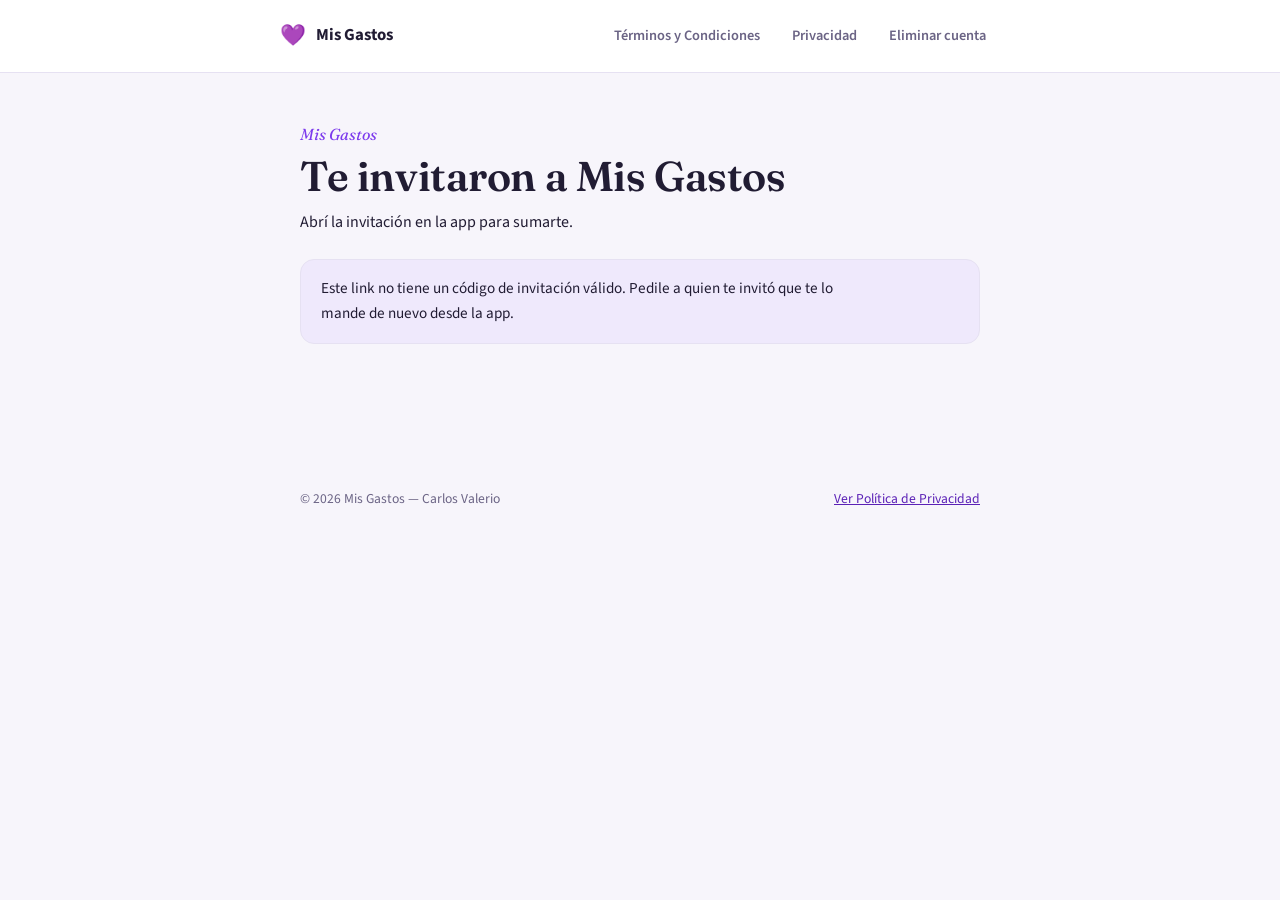
<file: unirme.html>
<!doctype html>
<html lang="es">
<head>
<meta charset="utf-8">
<meta name="viewport" content="width=device-width, initial-scale=1">
<title>Unirme — Mis Gastos</title>
<meta name="description" content="Abrí una invitación de Mis Gastos: sumate a un espacio compartido o vinculá una deuda.">
<meta name="robots" content="noindex">
<link rel="icon" href="data:image/svg+xml,<svg xmlns=%22http://www.w3.org/2000/svg%22 viewBox=%220 0 100 100%22><text y=%22.9em%22 font-size=%2290%22>💜</text></svg>">
<link rel="preconnect" href="https://fonts.googleapis.com">
<link rel="preconnect" href="https://fonts.gstatic.com" crossorigin>
<link href="https://fonts.googleapis.com/css2?family=Fraunces:ital,wght@0,500;0,600;1,500&family=Source+Sans+3:wght@400;600;700&display=swap" rel="stylesheet">
<link rel="stylesheet" href="styles.css">
<style>
  .invite-code {
    display: flex;
    flex-wrap: wrap;
    align-items: center;
    gap: 12px;
    background: var(--surface);
    border: 1px solid var(--border);
    border-radius: 16px;
    padding: 16px 20px;
    margin: 24px 0 16px;
    box-shadow: var(--shadow);
  }
  .invite-code .value {
    font-family: ui-monospace, SFMono-Regular, Menlo, Consolas, monospace;
    font-size: 1.6rem;
    font-weight: 700;
    letter-spacing: 0.12em;
    color: var(--text);
    flex: 1;
    min-width: 8ch;
  }
  .actions {
    display: flex;
    flex-wrap: wrap;
    gap: 12px;
    margin: 8px 0 24px;
  }
  .button {
    display: inline-flex;
    align-items: center;
    justify-content: center;
    min-height: 48px;
    padding: 0 20px;
    border-radius: 999px;
    font-weight: 700;
    text-decoration: none;
    border: 1px solid var(--accent);
    background: var(--accent);
    color: #ffffff;
    cursor: pointer;
    font: inherit;
    font-weight: 700;
  }
  .button.secondary {
    background: transparent;
    color: var(--accent-strong);
  }
  .button.small {
    min-height: 40px;
    padding: 0 14px;
  }
  @media (prefers-color-scheme: dark) {
    .button { color: #0f0d1a; }
    .button.secondary { color: var(--accent-strong); }
  }
</style>
</head>
<body>

<div class="topbar">
  <a class="brand" href="index.html"><span class="brand-mark">💜</span> Mis Gastos</a>
  <nav class="topnav" aria-label="Documentos legales">
    <a href="terminos.html">Términos y Condiciones</a>
    <a href="privacidad.html">Privacidad</a>
    <a href="eliminar-cuenta.html">Eliminar cuenta</a>
  </nav>
</div>

<main>
  <p class="eyebrow">Mis Gastos</p>
  <h1 id="title">Te invitaron a Mis Gastos</h1>
  <p id="intro">Abrí la invitación en la app para sumarte.</p>

  <div id="invite" hidden>
    <div class="invite-code">
      <span class="value" id="code" aria-label="Código de la invitación"></span>
      <button class="button secondary small" type="button" id="copy">Copiar</button>
    </div>

    <div class="actions">
      <a class="button" id="open" href="#">Abrir en Mis Gastos</a>
      <a class="button secondary" id="download" href="#">Bajar la app</a>
    </div>

    <div class="callout">
      <p><strong>Si la app no se abre sola:</strong> <span id="steps"></span></p>
      <p id="referral" hidden>Si la bajás desde este botón, cuando cargues tu primer gasto vos y quien te invitó ganan 7 días sin anuncios.</p>
    </div>
  </div>

  <div id="invalid" class="callout" hidden>
    <p>Este link no tiene un código de invitación válido. Pedile a quien te invitó que te lo mande de nuevo desde la app.</p>
  </div>
</main>

<footer>
  <span>© 2026 Mis Gastos — Carlos Valerio</span>
  <span><a href="privacidad.html">Ver Política de Privacidad</a></span>
</footer>

<script>
  (function () {
    var PACKAGE_NAME = 'com.cavaldev.misgastos';
    var params = new URLSearchParams(window.location.search);
    // Solo letras y números: el código nunca se inserta como HTML.
    function clean(value) {
      var code = (value || '').trim().toUpperCase().replace(/\s+/g, '');
      return /^[A-Z0-9]{4,16}$/.test(code) ? code : null;
    }
    var kind = null;
    var code = clean(params.get('espacio'));
    if (code) {
      kind = 'espacio';
    } else {
      code = clean(params.get('deuda'));
      if (code) kind = 'deuda';
    }
    var ref = clean(params.get('ref'));

    if (!kind) {
      document.getElementById('invalid').hidden = false;
      return;
    }

    var referrer = new URLSearchParams();
    if (ref) referrer.set('ref_code', ref);
    referrer.set(kind, code);
    var playUrl = 'https://play.google.com/store/apps/details?id=' + PACKAGE_NAME + '&referrer=' + encodeURIComponent(referrer.toString());
    var appPath = 'unirme?' + kind + '=' + code;
    var isAndroid = /Android/i.test(navigator.userAgent);
    // En Android, "intent://" abre la app si está instalada y, si no, va a Play (con el referido y la invitación).
    var openUrl = isAndroid
      ? 'intent://' + appPath + '#Intent;scheme=misgastos;package=' + PACKAGE_NAME + ';S.browser_fallback_url=' + encodeURIComponent(playUrl) + ';end'
      : 'misgastos://' + appPath;

    document.getElementById('title').textContent = kind === 'espacio' ? 'Te invitaron a un espacio' : 'Te pasaron una deuda';
    document.getElementById('intro').textContent =
      kind === 'espacio'
        ? 'Sumate a un espacio compartido de Mis Gastos para llevar los gastos juntos.'
        : 'Alguien registró una deuda con vos en Mis Gastos. Vinculala para verla en la app.';
    document.getElementById('steps').textContent =
      kind === 'espacio'
        ? 'abrí Mis Gastos, entrá a Espacios → "Unirme a un espacio" y poné el código.'
        : 'abrí Mis Gastos, entrá a Deudas → "Me pasaron un código de deuda" y poné el código.';
    document.getElementById('code').textContent = code;
    document.getElementById('open').href = openUrl;
    document.getElementById('download').href = playUrl;
    document.getElementById('referral').hidden = !ref;
    document.getElementById('invite').hidden = false;

    var copy = document.getElementById('copy');
    copy.addEventListener('click', function () {
      if (!navigator.clipboard) return;
      navigator.clipboard.writeText(code).then(function () {
        copy.textContent = 'Copiado';
      }).catch(function () {});
    });
  })();
</script>

</body>
</html>
</file>
<file: styles.css>
:root {
  --bg: #f7f5fb;
  --surface: #ffffff;
  --border: #e6e1f2;
  --text: #211c33;
  --text-muted: #6b6485;
  --accent: #7c3aed;
  --accent-strong: #5b21b6;
  --accent-soft: #efe9fc;
  --code-bg: #f1edfa;
  --shadow: 0 1px 2px rgba(33, 28, 51, 0.04), 0 8px 24px rgba(33, 28, 51, 0.06);
}

@media (prefers-color-scheme: dark) {
  :root {
    --bg: #0f0d1a;
    --surface: #16132a;
    --border: #2a2447;
    --text: #f5f3ff;
    --text-muted: #9d94c0;
    --accent: #a78bfa;
    --accent-strong: #c4b5fd;
    --accent-soft: rgba(167, 139, 250, 0.14);
    --code-bg: #1d1934;
    --shadow: 0 1px 2px rgba(0, 0, 0, 0.2), 0 8px 28px rgba(0, 0, 0, 0.35);
  }
}

* {
  box-sizing: border-box;
}

html {
  color-scheme: light dark;
}

body {
  margin: 0;
  background: var(--bg);
  color: var(--text);
  font-family: "Source Sans 3", -apple-system, BlinkMacSystemFont, "Segoe UI", sans-serif;
  font-size: 16px;
  line-height: 1.65;
  -webkit-font-smoothing: antialiased;
}

.topbar {
  display: flex;
  flex-wrap: wrap;
  align-items: center;
  justify-content: space-between;
  gap: 12px;
  padding: 16px max(20px, calc((100% - 720px) / 2));
  border-bottom: 1px solid var(--border);
  background: var(--surface);
}

.brand {
  display: flex;
  align-items: center;
  gap: 10px;
  font-weight: 700;
  font-size: 1.05rem;
  text-decoration: none;
  color: var(--text);
  white-space: nowrap;
}

.brand-mark {
  font-size: 1.3rem;
}

.topnav {
  display: flex;
  flex-wrap: wrap;
  gap: 4px;
}

.topnav a {
  padding: 8px 14px;
  border-radius: 999px;
  font-size: 0.9rem;
  font-weight: 600;
  text-decoration: none;
  color: var(--text-muted);
}

.topnav a[aria-current="page"],
.topnav a:hover {
  background: var(--accent-soft);
  color: var(--accent-strong);
}

main {
  max-width: 720px;
  margin: 0 auto;
  padding: 48px 20px 96px;
}

.eyebrow {
  display: inline-block;
  font-family: "Fraunces", Georgia, serif;
  font-style: italic;
  color: var(--accent);
  font-size: 1rem;
  margin: 0 0 6px;
}

h1 {
  font-family: "Fraunces", Georgia, serif;
  font-weight: 600;
  font-size: clamp(2rem, 5vw, 2.6rem);
  line-height: 1.15;
  letter-spacing: -0.01em;
  margin: 0 0 8px;
  text-wrap: balance;
}

.meta {
  color: var(--text-muted);
  font-size: 0.92rem;
  margin: 0 0 40px;
  padding-bottom: 24px;
  border-bottom: 1px solid var(--border);
}

.meta strong {
  color: var(--text);
}

h2 {
  font-family: "Fraunces", Georgia, serif;
  font-weight: 600;
  font-size: 1.4rem;
  margin: 40px 0 12px;
  letter-spacing: -0.005em;
}

h2 .num {
  display: inline-block;
  min-width: 1.6em;
  color: var(--accent);
  font-variant-numeric: tabular-nums;
}

p {
  margin: 0 0 16px;
  max-width: 65ch;
}

ul, ol {
  margin: 0 0 16px;
  padding-left: 1.3em;
}

li {
  margin-bottom: 8px;
  max-width: 62ch;
}

a {
  color: var(--accent-strong);
}

strong {
  color: var(--text);
}

.callout {
  background: var(--accent-soft);
  border: 1px solid var(--border);
  border-radius: 14px;
  padding: 16px 20px;
  margin: 24px 0;
  font-size: 0.95rem;
}

.callout p:last-child {
  margin-bottom: 0;
}

code {
  background: var(--code-bg);
  padding: 2px 6px;
  border-radius: 6px;
  font-size: 0.88em;
}

table {
  width: 100%;
  border-collapse: collapse;
  margin: 8px 0 24px;
  font-size: 0.92rem;
}

th, td {
  text-align: left;
  padding: 10px 12px;
  border-bottom: 1px solid var(--border);
  vertical-align: top;
}

th {
  color: var(--text-muted);
  font-weight: 600;
  font-size: 0.82rem;
  text-transform: uppercase;
  letter-spacing: 0.03em;
}

.contact-card {
  display: flex;
  flex-wrap: wrap;
  gap: 24px;
  background: var(--surface);
  border: 1px solid var(--border);
  border-radius: 16px;
  padding: 20px 24px;
  margin: 24px 0;
  box-shadow: var(--shadow);
}

.contact-card div {
  min-width: 160px;
}

.contact-card .label {
  font-size: 0.78rem;
  text-transform: uppercase;
  letter-spacing: 0.04em;
  color: var(--text-muted);
  margin-bottom: 4px;
}

.contact-card .value {
  font-weight: 600;
}

footer {
  max-width: 720px;
  margin: 0 auto;
  padding: 24px 20px 60px;
  color: var(--text-muted);
  font-size: 0.85rem;
  display: flex;
  justify-content: space-between;
  gap: 12px;
  flex-wrap: wrap;
}

.hero {
  text-align: center;
  padding: 64px 20px 8px;
}

.hero .brand-mark {
  font-size: 2.6rem;
  display: block;
  margin-bottom: 12px;
}

.card-links {
  display: grid;
  grid-template-columns: repeat(auto-fit, minmax(240px, 1fr));
  gap: 16px;
  margin-top: 32px;
}

.doc-card {
  display: block;
  background: var(--surface);
  border: 1px solid var(--border);
  border-radius: 16px;
  padding: 22px 22px 20px;
  text-decoration: none;
  color: var(--text);
  box-shadow: var(--shadow);
  transition: transform 0.15s ease, border-color 0.15s ease;
}

.doc-card:hover {
  border-color: var(--accent);
  transform: translateY(-2px);
}

.doc-card .doc-icon {
  font-size: 1.6rem;
  margin-bottom: 10px;
  display: block;
}

.doc-card h3 {
  font-family: "Fraunces", Georgia, serif;
  margin: 0 0 6px;
  font-size: 1.15rem;
}

.doc-card p {
  margin: 0;
  color: var(--text-muted);
  font-size: 0.92rem;
}

.doc-card .go {
  display: inline-block;
  margin-top: 12px;
  font-size: 0.85rem;
  font-weight: 700;
  color: var(--accent-strong);
}
</file>
